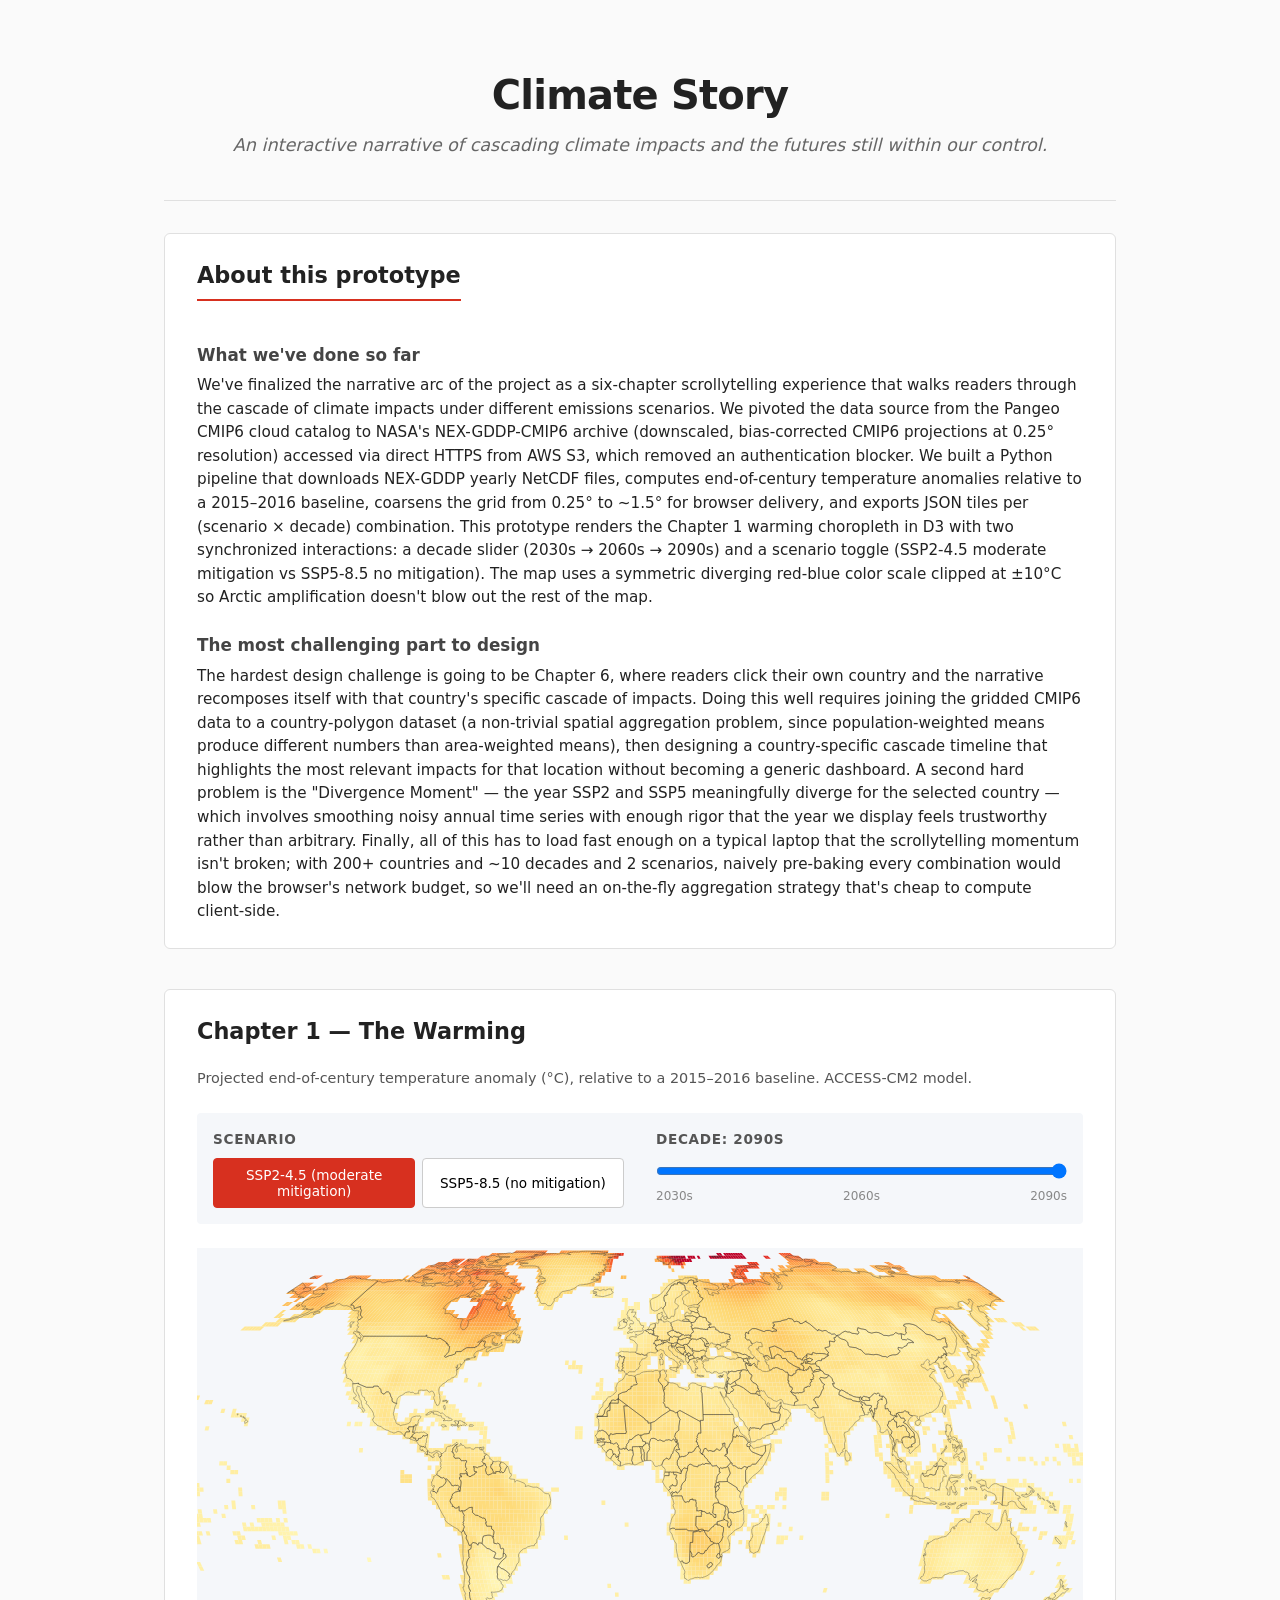
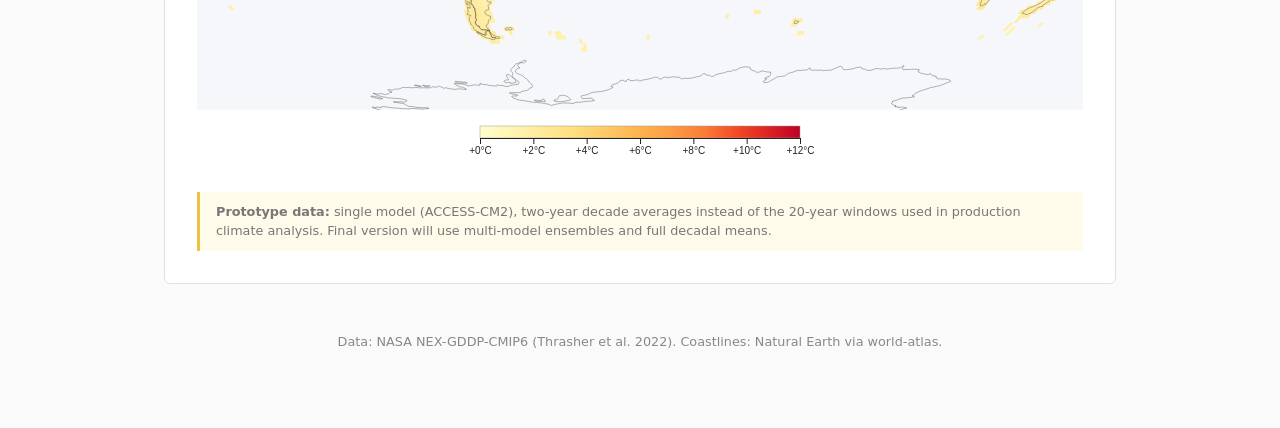
<file: prototype/index.html>
<!DOCTYPE html>
<html lang="en">
<head>
  <meta charset="UTF-8">
  <meta name="viewport" content="width=device-width, initial-scale=1.0">
  <title>Climate Story — Initial Prototype</title>
  <link rel="stylesheet" href="style.css">
</head>
<body>
  <main>
    <header>
      <h1>Climate Story</h1>
      <p class="subtitle">An interactive narrative of cascading climate impacts and the futures still within our control.</p>
    </header>

    <section class="writeup">
      <h2>About this prototype</h2>

      <h3>What we've done so far</h3>
      <p>
        We've finalized the narrative arc of the project as a six-chapter scrollytelling experience that walks
        readers through the cascade of climate impacts under different emissions scenarios. We pivoted the
        data source from the Pangeo CMIP6 cloud catalog to NASA's NEX-GDDP-CMIP6 archive (downscaled, bias-corrected
        CMIP6 projections at 0.25° resolution) accessed via direct HTTPS from AWS S3, which removed an authentication
        blocker. We built a Python pipeline that downloads NEX-GDDP yearly NetCDF files, computes end-of-century
        temperature anomalies relative to a 2015–2016 baseline, coarsens the grid from 0.25° to ~1.5° for browser
        delivery, and exports JSON tiles per (scenario × decade) combination. This prototype renders the Chapter 1
        warming choropleth in D3 with two synchronized interactions: a decade slider (2030s → 2060s → 2090s) and a
        scenario toggle (SSP2-4.5 moderate mitigation vs SSP5-8.5 no mitigation). The map uses a symmetric diverging
        red-blue color scale clipped at ±10°C so Arctic amplification doesn't blow out the rest of the map.
      </p>

      <h3>The most challenging part to design</h3>
      <p>
        The hardest design challenge is going to be Chapter 6, where readers click their own country and the
        narrative recomposes itself with that country's specific cascade of impacts. Doing this well requires
        joining the gridded CMIP6 data to a country-polygon dataset (a non-trivial spatial aggregation problem,
        since population-weighted means produce different numbers than area-weighted means), then designing a
        country-specific cascade timeline that highlights the most relevant impacts for that location without
        becoming a generic dashboard. A second hard problem is the "Divergence Moment" — the year SSP2 and SSP5
        meaningfully diverge for the selected country — which involves smoothing noisy annual time series with
        enough rigor that the year we display feels trustworthy rather than arbitrary. Finally, all of this has
        to load fast enough on a typical laptop that the scrollytelling momentum isn't broken; with 200+ countries
        and ~10 decades and 2 scenarios, naively pre-baking every combination would blow the browser's network
        budget, so we'll need an on-the-fly aggregation strategy that's cheap to compute client-side.
      </p>
    </section>

    <section class="viz">
      <h2>Chapter 1 — The Warming</h2>
      <p class="caption">Projected end-of-century temperature anomaly (°C), relative to a 2015–2016 baseline. ACCESS-CM2 model.</p>

      <div class="controls">
        <div class="control-group">
          <label>Scenario</label>
          <div class="button-group" id="scenario-buttons">
            <button class="active" data-scenario="ssp245">SSP2-4.5 (moderate mitigation)</button>
            <button data-scenario="ssp585">SSP5-8.5 (no mitigation)</button>
          </div>
        </div>

        <div class="control-group">
          <label for="decade-slider">Decade: <span id="decade-label">2090s</span></label>
          <input type="range" id="decade-slider" min="0" max="2" value="2" step="1">
          <div class="slider-ticks">
            <span>2030s</span>
            <span>2060s</span>
            <span>2090s</span>
          </div>
        </div>
      </div>

      <div id="map-container">
        <svg id="map"></svg>
        <div id="legend"></div>
      </div>

      <p class="note">
        <strong>Prototype data:</strong> single model (ACCESS-CM2), two-year decade averages instead of the
        20-year windows used in production climate analysis. Final version will use multi-model ensembles and
        full decadal means.
      </p>
    </section>

    <footer>
      <p>Data: NASA NEX-GDDP-CMIP6 (Thrasher et al. 2022). Coastlines: Natural Earth via world-atlas.</p>
    </footer>
  </main>

  <script src="vendor/d3.min.js"></script>
  <script src="vendor/d3-geo-projection.min.js"></script>
  <script src="vendor/topojson-client.min.js"></script>
  <script src="main.js"></script>
</body>
</html>
</file>
<file: prototype/style.css>
* {
  box-sizing: border-box;
}

body {
  margin: 0;
  font-family: -apple-system, BlinkMacSystemFont, "Segoe UI", system-ui, sans-serif;
  background: #fafafa;
  color: #222;
  line-height: 1.55;
}

main {
  max-width: 1000px;
  margin: 0 auto;
  padding: 2rem 1.5rem 4rem;
}

header {
  text-align: center;
  padding: 2rem 0 2.5rem;
  border-bottom: 1px solid #e0e0e0;
  margin-bottom: 2rem;
}

header h1 {
  font-size: 2.5rem;
  margin: 0 0 0.4rem;
  font-weight: 700;
  letter-spacing: -0.02em;
}

header .subtitle {
  font-size: 1.1rem;
  color: #666;
  margin: 0;
  font-style: italic;
}

.writeup {
  background: #fff;
  padding: 1.5rem 2rem;
  border-radius: 6px;
  border: 1px solid #e0e0e0;
  margin-bottom: 2.5rem;
}

.writeup h2 {
  margin-top: 0;
  font-size: 1.4rem;
  border-bottom: 2px solid #d7301f;
  padding-bottom: 0.4rem;
  display: inline-block;
}

.writeup h3 {
  font-size: 1.05rem;
  margin: 1.4rem 0 0.4rem;
  color: #444;
}

.writeup p {
  margin: 0;
  font-size: 0.95rem;
}

.viz {
  background: #fff;
  padding: 1.5rem 2rem 2rem;
  border-radius: 6px;
  border: 1px solid #e0e0e0;
}

.viz h2 {
  margin-top: 0;
  font-size: 1.4rem;
}

.viz .caption {
  color: #555;
  font-size: 0.9rem;
  margin: 0 0 1.5rem;
}

.controls {
  display: flex;
  flex-wrap: wrap;
  gap: 2rem;
  padding: 1rem;
  background: #f5f7fa;
  border-radius: 4px;
  margin-bottom: 1.5rem;
}

.control-group {
  flex: 1;
  min-width: 240px;
}

.control-group label {
  display: block;
  font-size: 0.85rem;
  font-weight: 600;
  color: #555;
  margin-bottom: 0.5rem;
  text-transform: uppercase;
  letter-spacing: 0.05em;
}

.button-group {
  display: flex;
  gap: 0.4rem;
  flex-wrap: wrap;
}

.button-group button {
  flex: 1;
  padding: 0.5rem 0.8rem;
  border: 1px solid #ccc;
  background: #fff;
  border-radius: 4px;
  cursor: pointer;
  font-size: 0.85rem;
  transition: all 0.15s;
  font-family: inherit;
}

.button-group button:hover {
  border-color: #888;
}

.button-group button.active {
  background: #d7301f;
  color: white;
  border-color: #d7301f;
}

#decade-slider {
  width: 100%;
  margin: 0.3rem 0;
}

.slider-ticks {
  display: flex;
  justify-content: space-between;
  font-size: 0.75rem;
  color: #888;
}

#map-container {
  position: relative;
}

#map {
  width: 100%;
  height: auto;
  display: block;
}

#legend {
  display: flex;
  justify-content: center;
  margin-top: 0.5rem;
}

.note {
  font-size: 0.8rem;
  color: #777;
  background: #fffbea;
  padding: 0.6rem 1rem;
  border-left: 3px solid #f0c040;
  margin-top: 1.5rem;
  margin-bottom: 0;
  border-radius: 0 4px 4px 0;
}

footer {
  margin-top: 3rem;
  text-align: center;
  font-size: 0.8rem;
  color: #888;
}
</file>
